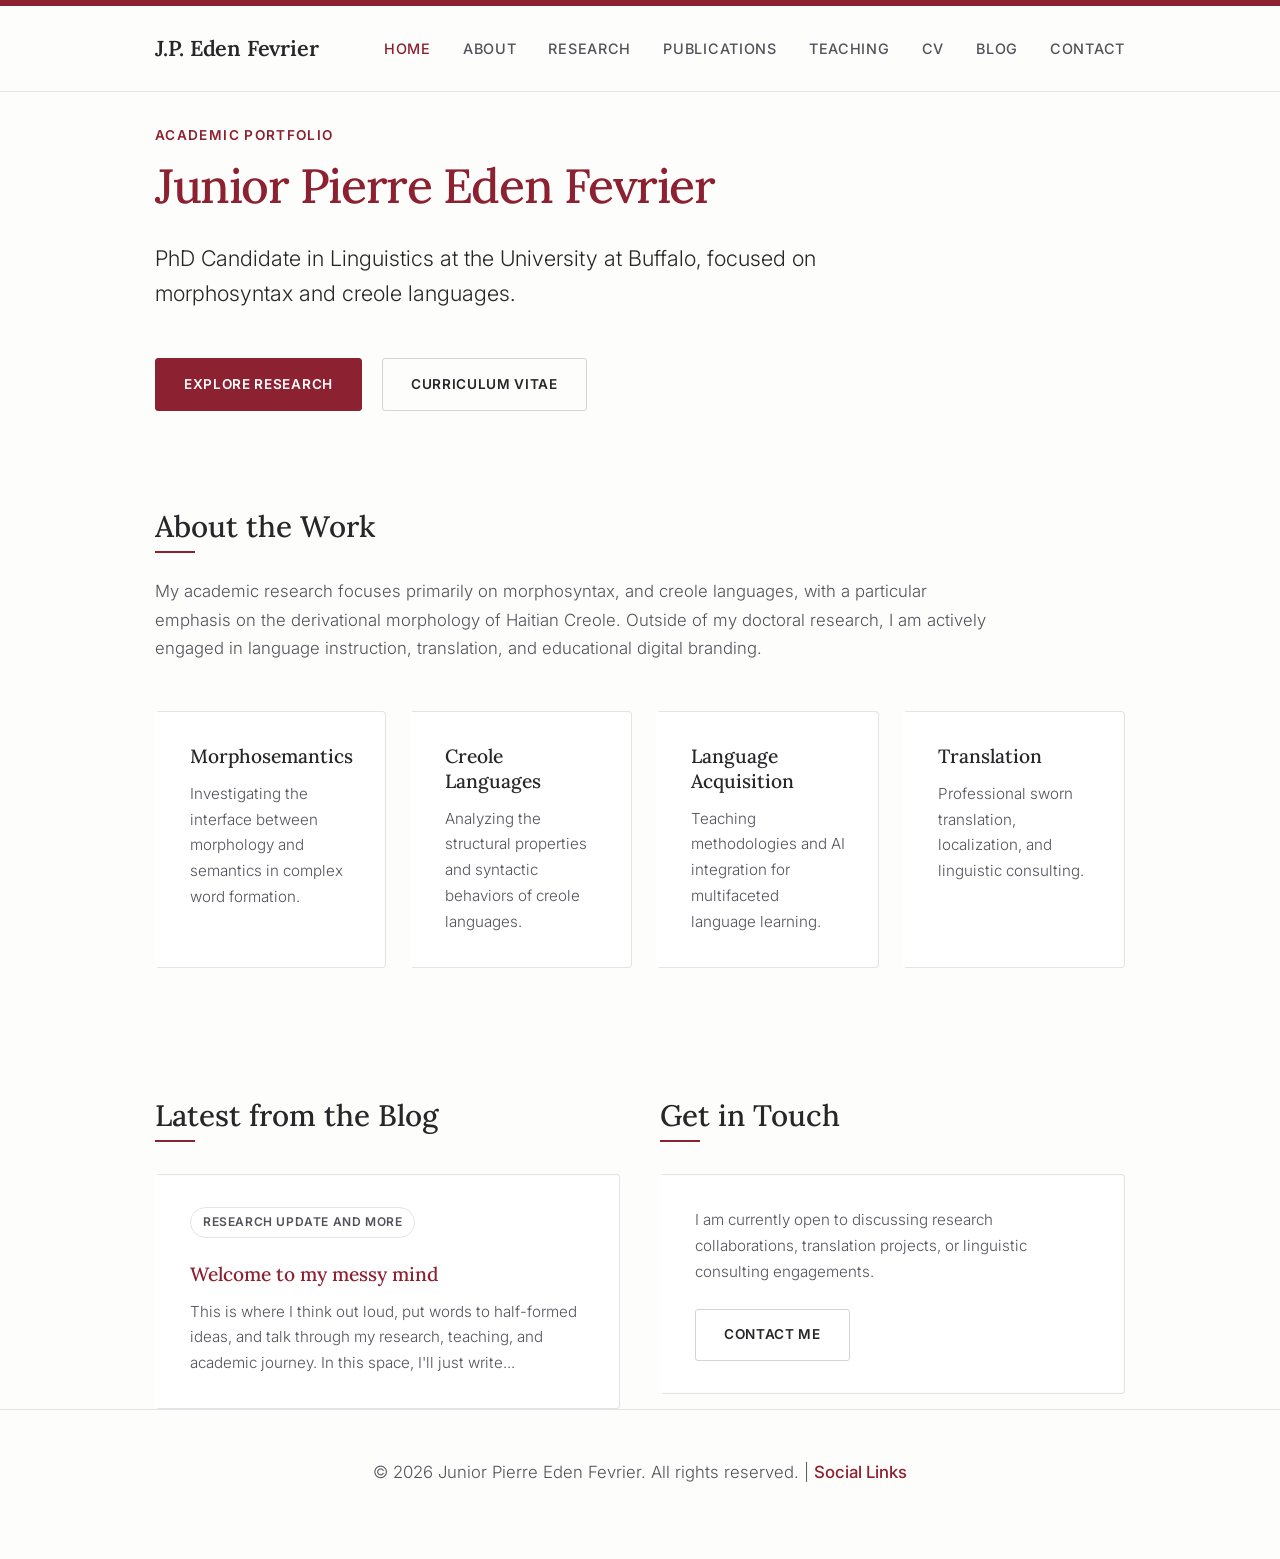
<file: index.html>
<!DOCTYPE html>
<html lang="en">
<head>
    <meta charset="UTF-8">
    <meta name="viewport" content="width=device-width, initial-scale=1.0">
    <title>Junior Pierre Eden Fevrier | PhD Candidate</title>
    <link rel="stylesheet" href="styles.css">
</head>
<body>
    <a href="#main-content" class="skip-link">Skip to main content</a>
    
    <header>
        <div class="container header-container">
            <a href="index.html" class="logo">J.P. Eden Fevrier</a>
            <button class="menu-toggle" aria-label="Toggle navigation" aria-expanded="false">☰</button>
            <nav id="primary-nav">
                <ul>
                    <li><a href="index.html" style="color: var(--accent-primary);">Home</a></li>
                    <li><a href="about.html">About</a></li>
                    <li><a href="research.html">Research</a></li>
                    <li><a href="publications.html">Publications</a></li>
                    <li><a href="teaching.html">Teaching</a></li>
                    <li><a href="cv.html">CV</a></li>
                    <li><a href="blog.html">Blog</a></li>
                    <li><a href="contact.html">Contact</a></li>
                </ul>
            </nav>
        </div>
    </header>

    <main id="main-content" class="container">
        <!-- Upgraded Hero Section -->
        <section class="hero" style="margin-bottom: 5rem; padding-top: 2rem;">
            <p style="font-family: var(--font-body); text-transform: uppercase; letter-spacing: 0.1em; color: var(--accent-primary); font-weight: 600; font-size: 0.85rem; margin-bottom: 0.5rem;">Academic Portfolio</p>
            <h1 style="max-width: 850px;">Junior Pierre Eden Fevrier</h1>
            <p style="font-size: 1.35rem; font-weight: 300; color: var(--text-main); max-width: 750px; margin-top: 1.5rem; line-height: 1.6;">
                PhD Candidate in Linguistics at the University at Buffalo, focused on morphosyntax and creole languages.
            </p>
            <div style="margin-top: 3rem;">
                <a href="research.html" class="btn primary">Explore Research</a>
                <a href="cv.html" class="btn">Curriculum Vitae</a>
            </div>
        </section>

        <section style="margin-bottom: 5rem;">
            <h2>About the Work</h2>
            <p style="max-width: 850px;">My academic research focuses primarily on morphosyntax, and creole languages, with a particular emphasis on the derivational morphology of Haitian Creole. Outside of my doctoral research, I am actively engaged in language instruction, translation, and educational digital branding.</p>
            
            <div class="grid-4" style="margin-top: 3rem;">
                <div class="card">
                    <h3>Morphosemantics</h3>
                    <p>Investigating the interface between morphology and semantics in complex word formation.</p>
                </div>
                <div class="card">
                    <h3>Creole Languages</h3>
                    <p>Analyzing the structural properties and syntactic behaviors of creole languages.</p>
                </div>
                <div class="card">
                    <h3>Language Acquisition</h3>
                    <p>Teaching methodologies and AI integration for multifaceted language learning.</p>
                </div>
                <div class="card">
                    <h3>Translation</h3>
                    <p>Professional sworn translation, localization, and linguistic consulting.</p>
                </div>
            </div>
        </section>

        <section class="grid-2">
            <div>
                <h2>Latest from the Blog</h2>
                <div class="card" style="margin-top: 2rem;">
                    <span class="tag">Research update and more</span>
                    <h3 style="margin-top: 1rem;"><a href="posts/first-post.html">Welcome to my messy mind</a></h3>
                    <p>This is where I think out loud, put words to half-formed ideas, and talk through my research, teaching, and academic journey. In this space, I'll just write...</p>
                </div>
            </div>
            <div>
                <h2>Get in Touch</h2>
                <div class="card" style="margin-top: 2rem;">
                    <p>I am currently open to discussing research collaborations, translation projects, or linguistic consulting engagements.</p>
                    <a href="contact.html" class="btn" style="margin-top: 1.5rem; margin-bottom: 0;">Contact Me</a>
                </div>
            </div>
        </section>
    </main>

    <footer>
        <div class="container">
            <p>&copy; 2026 Junior Pierre Eden Fevrier. All rights reserved. | <a href="contact.html">Social Links</a></p>
        </div>
    </footer>

    <script>
        const toggle = document.querySelector('.menu-toggle');
        const nav = document.querySelector('#primary-nav');
        toggle.addEventListener('click', () => {
            const isExpanded = toggle.getAttribute('aria-expanded') === 'true';
            toggle.setAttribute('aria-expanded', !isExpanded);
            nav.classList.toggle('active');
        });
    </script>
</body>
</html>
</file>
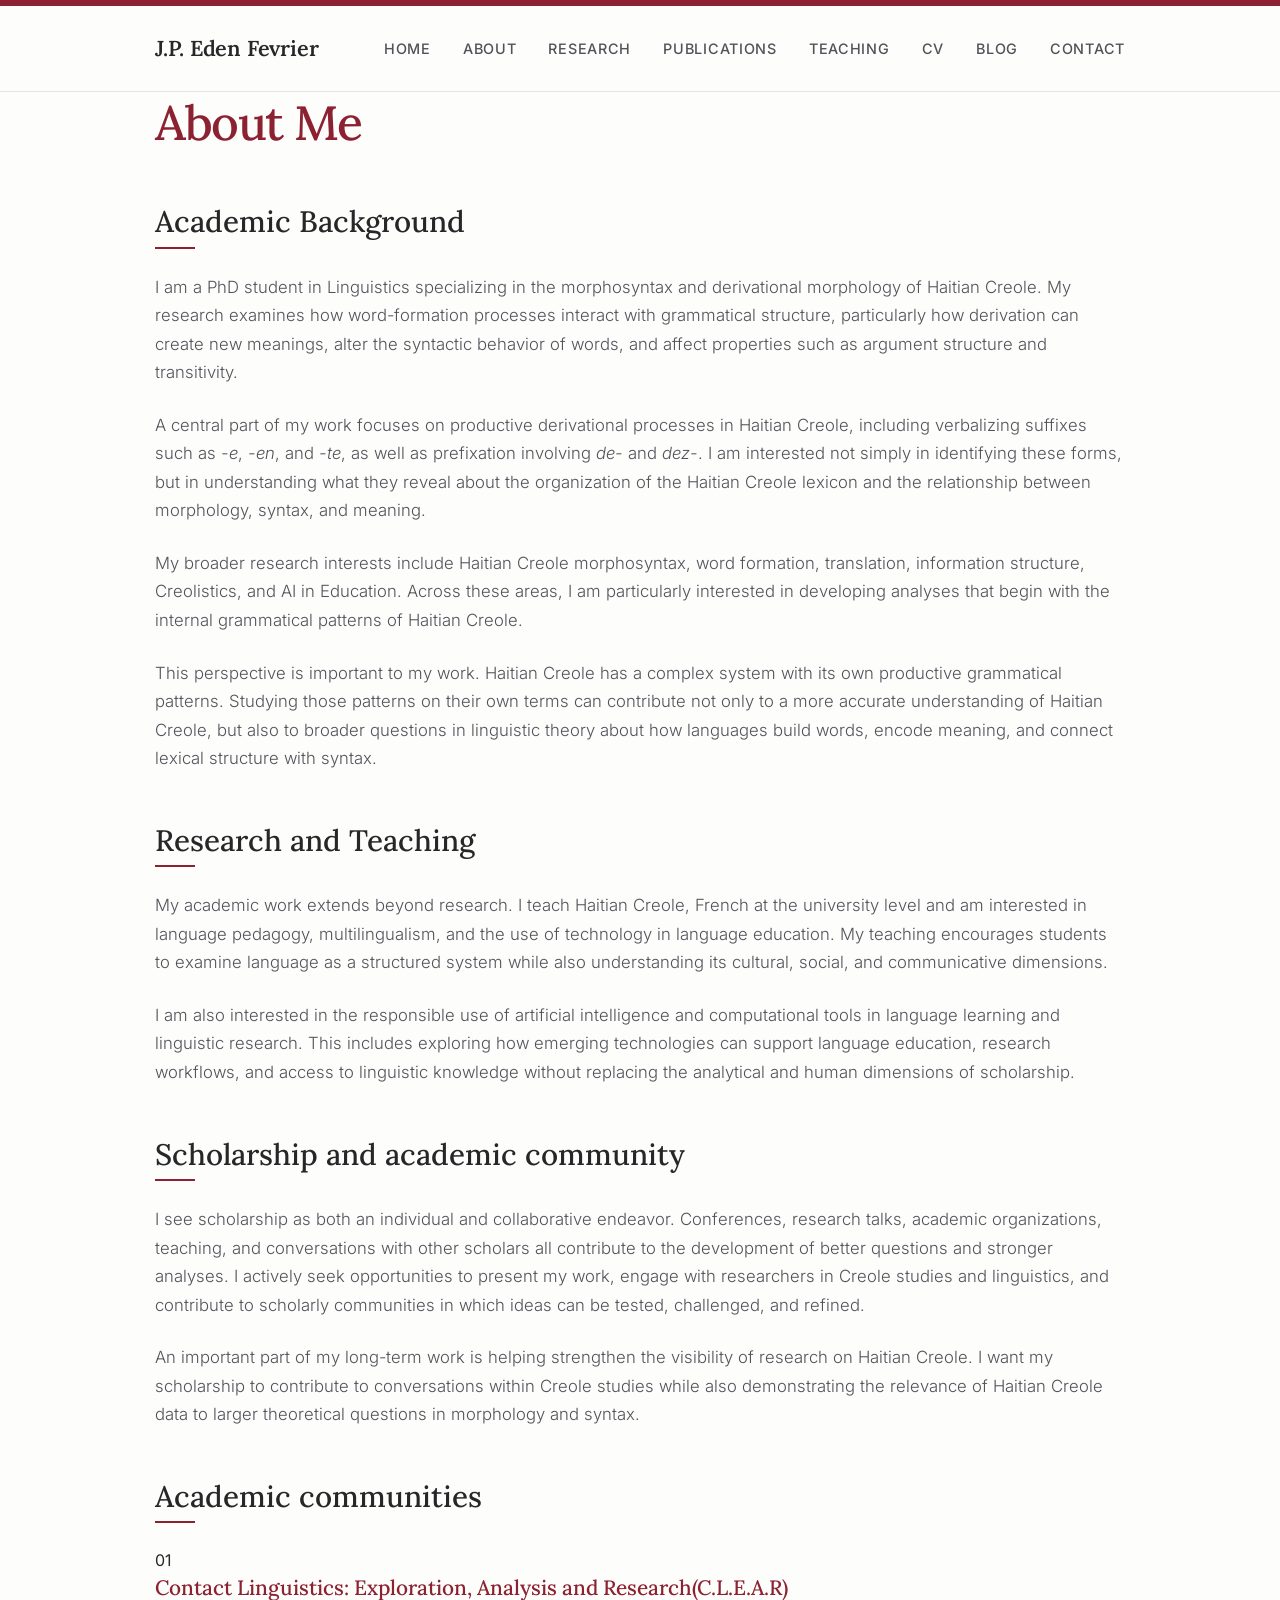
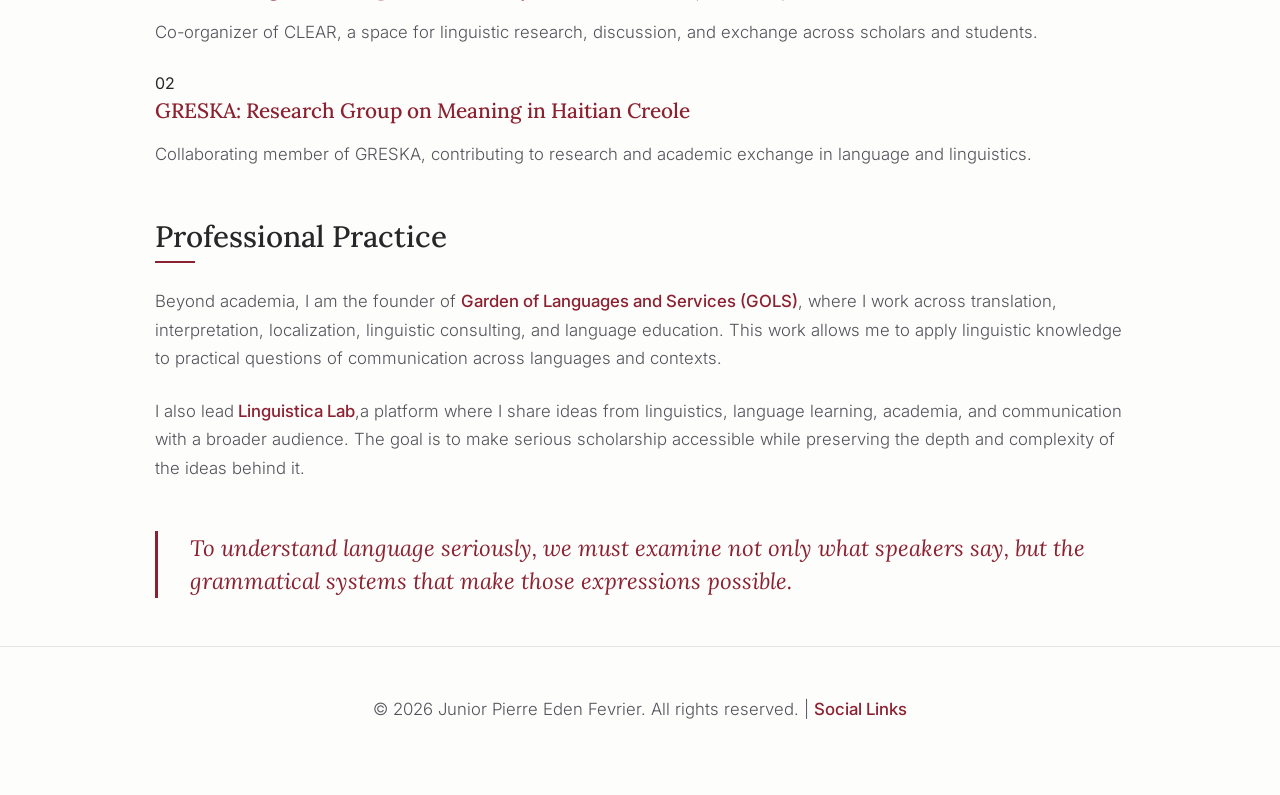
<file: about.html>
<!DOCTYPE html>
<html lang="en">
<head>
    <meta charset="UTF-8">
    <meta name="viewport" content="width=device-width, initial-scale=1.0">
    <title>About | Junior Pierre Eden Fevrier</title>
    <link rel="stylesheet" href="styles.css">
</head>
<body>
    <a href="#main-content" class="skip-link">Skip to main content</a>
    <header>
        <div class="container header-container">
            <a href="index.html" class="logo">J.P. Eden Fevrier</a>
            <button class="menu-toggle" aria-label="Toggle navigation" aria-expanded="false">☰</button>
            <nav id="primary-nav">
                <ul>
                    <li><a href="index.html">Home</a></li>
                    <li><a href="about.html" style="color: var(--accent-color);">About</a></li>
                    <li><a href="research.html">Research</a></li>
                    <li><a href="publications.html">Publications</a></li>
                    <li><a href="teaching.html">Teaching</a></li>
                    <li><a href="cv.html">CV</a></li>
                    <li><a href="blog.html">Blog</a></li>
                    <li><a href="contact.html">Contact</a></li>
                </ul>
            </nav>
        </div>
    </header>

    <main id="main-content" class="container">
        <h1>About Me</h1>
        
        <section>
            <h2>Academic Background</h2>
            <p>I am a PhD student in Linguistics specializing in the morphosyntax and derivational morphology of Haitian Creole. My research examines how word-formation processes interact with grammatical structure, particularly how derivation can create new meanings, alter the syntactic behavior of words, and affect properties such as argument structure and transitivity.</p>

            <p>A central part of my work focuses on productive derivational processes in Haitian Creole, including verbalizing suffixes such as <em>-e</em>, <em>-en</em>, and <em>-te</em>, as well as prefixation involving <em>de-</em> and <em>dez-</em>. I am interested not simply in identifying these forms, but in understanding what they reveal about the organization of the Haitian Creole lexicon and the relationship between morphology, syntax, and meaning.</p>

            <p>My broader research interests include Haitian Creole morphosyntax, word formation, translation, information structure, Creolistics, and AI in Education. Across these areas, I am particularly interested in developing analyses that begin with the internal grammatical patterns of Haitian Creole.</p>

            <p>This perspective is important to my work. Haitian Creole has a complex system with its own productive grammatical patterns. Studying those patterns on their own terms can contribute not only to a more accurate understanding of Haitian Creole, but also to broader questions in linguistic theory about how languages build words, encode meaning, and connect lexical structure with syntax.</p>
        </section>

        </section>
            <h2>Research and Teaching</h2>
            <p>My academic work extends beyond research. I teach Haitian Creole, French at the university level and am interested in language pedagogy, multilingualism, and the use of technology in language education. My teaching encourages students to examine language as a structured system while also understanding its cultural, social, and communicative dimensions.</p>

            <p>I am also interested in the responsible use of artificial intelligence and computational tools in language learning and linguistic research. This includes exploring how emerging technologies can support language education, research workflows, and access to linguistic knowledge without replacing the analytical and human dimensions of scholarship.</p>
         </section>
            
         </section>
            <h2>Scholarship and academic community</h2>
            <p>I see scholarship as both an individual and collaborative endeavor. Conferences, research talks, academic organizations, teaching, and conversations with other scholars all contribute to the development of better questions and stronger analyses. I actively seek opportunities to present my work, engage with researchers in Creole studies and linguistics, and contribute to scholarly communities in which ideas can be tested, challenged, and refined.</p>
            <p>An important part of my long-term work is helping strengthen the visibility of research on Haitian Creole. I want my scholarship to contribute to conversations within Creole studies while also demonstrating the relevance of Haitian Creole data to larger theoretical questions in morphology and syntax.</p>
        <section>

        <!-- AFFILIATIONS -->

<section class="framework-section shell">
  <div class="section-heading">
    <div>
      <h2>Academic communities</h2>
    </div>
  </div>

  <div class="framework-list">

    <article>
      <span>01</span>
      <div>
        <h3>
          <a href="https://ubwp.buffalo.edu/clear-linguistics/" target="_blank" rel="noopener">
            Contact Linguistics: Exploration, Analysis and Research(C.L.E.A.R) 
          </a>
        </h3>
        <p>
          Co-organizer of CLEAR, a space for linguistic research,
          discussion, and exchange across scholars and students.
        </p>
      </div>
    </article>

    <article>
      <span>02</span>
      <div>
        <h3>
          <a href="https://greskaayiti.com/" target="_blank" rel="noopener">
            GRESKA: Research Group on Meaning in Haitian Creole
          </a>
        </h3>
        <p>
          Collaborating member of GRESKA, contributing to research
          and academic exchange in language and linguistics.
        </p>
      </div>
    </article>

  </div>
</section>
    
        <section>
            <h2>Professional Practice</h2>
            <p>Beyond academia, I am the founder of <a href="https://gols1.com/en/about.html" target="_blank" rel="noopener">Garden of Languages and Services (GOLS)</a>, where I work across translation, interpretation, localization, linguistic consulting, and language education. This work allows me to apply linguistic knowledge to practical questions of communication across languages and contexts.</p>
            <p>I also lead<a href="https://www.youtube.com/@Linguistica_Lab" target="_blank" rel="noopener"> Linguistica Lab</a>,a platform where I share ideas from linguistics, language learning, academia, and communication with a broader audience. The goal is to make serious scholarship accessible while preserving the depth and complexity of the ideas behind it.</p>
        
        <blockquote style="border-left: 3px solid var(--accent-primary); margin: 3rem 0; padding-left: 2rem; font-family: var(--font-heading); font-size: 1.4rem; color: var(--accent-primary); font-style: italic; line-height: 1.5;">To understand language seriously, we must examine not only what speakers say, but the grammatical systems that make those expressions possible.</blockquote>
        
        </section>
        

    </main>

    <footer>
        <div class="container">
            <p>&copy; 2026 Junior Pierre Eden Fevrier. All rights reserved. | <a href="contact.html">Social Links</a></p>
        </div>
    </footer>
    <script>
        const toggle = document.querySelector('.menu-toggle');
        const nav = document.querySelector('#primary-nav');
        toggle.addEventListener('click', () => { nav.classList.toggle('active'); });
    </script>
</body>
</html>
</file>
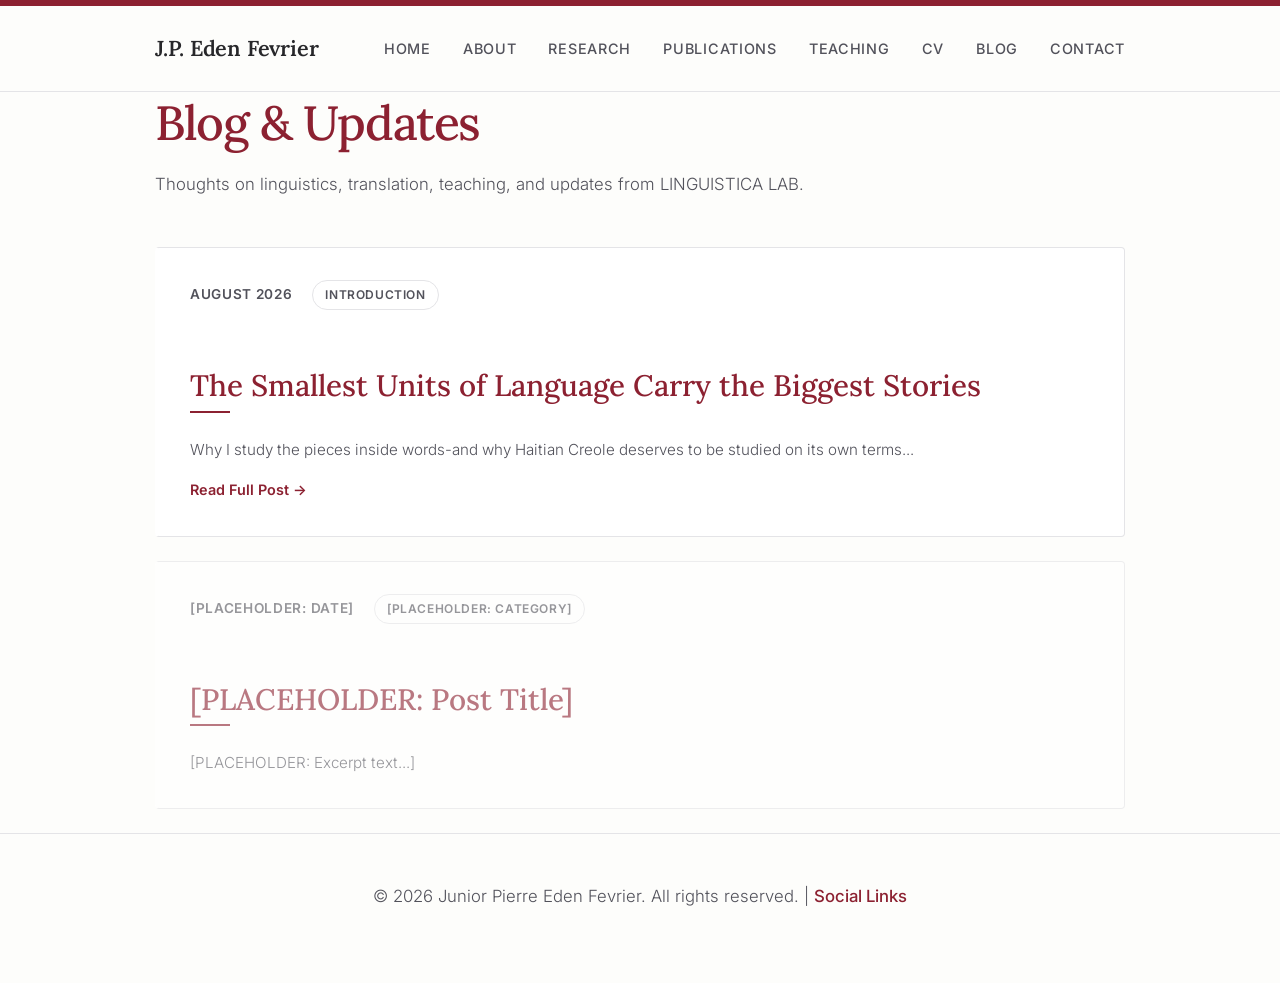
<file: blog.html>
<!DOCTYPE html>
<html lang="en">
<head>
    <meta charset="UTF-8">
    <meta name="viewport" content="width=device-width, initial-scale=1.0">
    <title>Blog | Junior Pierre Eden Fevrier</title>
    <link rel="stylesheet" href="styles.css">
</head>
<body>
    <a href="#main-content" class="skip-link">Skip to main content</a>
    <header>
        <div class="container header-container">
            <a href="index.html" class="logo">J.P. Eden Fevrier</a>
            <button class="menu-toggle" aria-label="Toggle navigation">☰</button>
            <nav id="primary-nav">
                <ul>
                    <li><a href="index.html">Home</a></li>
                    <li><a href="about.html">About</a></li>
                    <li><a href="research.html">Research</a></li>
                    <li><a href="publications.html">Publications</a></li>
                    <li><a href="teaching.html">Teaching</a></li>
                    <li><a href="cv.html">CV</a></li>
                    <li><a href="blog.html" style="color: var(--accent-color);">Blog</a></li>
                    <li><a href="contact.html">Contact</a></li>
                </ul>
            </nav>
        </div>
    </header>

    <main id="main-content" class="container">
        <h1>Blog & Updates</h1>
        <p>Thoughts on linguistics, translation, teaching, and updates from LINGUISTICA LAB.</p>
        
        <div style="margin-top: 3rem;">
            <article class="card" style="margin-bottom: 1.5rem;">
                <div style="margin-bottom: 0.5rem;">
                    <span class="timeline-date" style="display: inline-block; margin-right: 1rem;">August 2026</span>
                    <span class="tag">Introduction</span>
                </div>
                <h2><a href="posts/first-post.html">The Smallest Units of Language Carry the Biggest Stories</a></h2>
                <p>Why I study the pieces inside words-and why Haitian Creole deserves to be studied on its own terms...</p>
                <a href="posts/first-post.html" style="font-weight: 600; font-size: 0.9rem; display: inline-block; margin-top: 1rem;">Read Full Post &rarr;</a>
            </article>

            <!-- Placeholder for older posts -->
            <article class="card" style="margin-bottom: 1.5rem; opacity: 0.6;">
                <div style="margin-bottom: 0.5rem;">
                    <span class="timeline-date" style="display: inline-block; margin-right: 1rem;">[PLACEHOLDER: Date]</span>
                    <span class="tag">[PLACEHOLDER: Category]</span>
                </div>
                <h2><a href="#">[PLACEHOLDER: Post Title]</a></h2>
                <p>[PLACEHOLDER: Excerpt text...]</p>
            </article>
        </div>
    </main>

    <footer>
        <div class="container">
            <p>&copy; 2026 Junior Pierre Eden Fevrier. All rights reserved. | <a href="contact.html">Social Links</a></p>
        </div>
    </footer>
    <script>
        const toggle = document.querySelector('.menu-toggle');
        const nav = document.querySelector('#primary-nav');
        toggle.addEventListener('click', () => { nav.classList.toggle('active'); });
    </script>
</body>
</html>
</file>
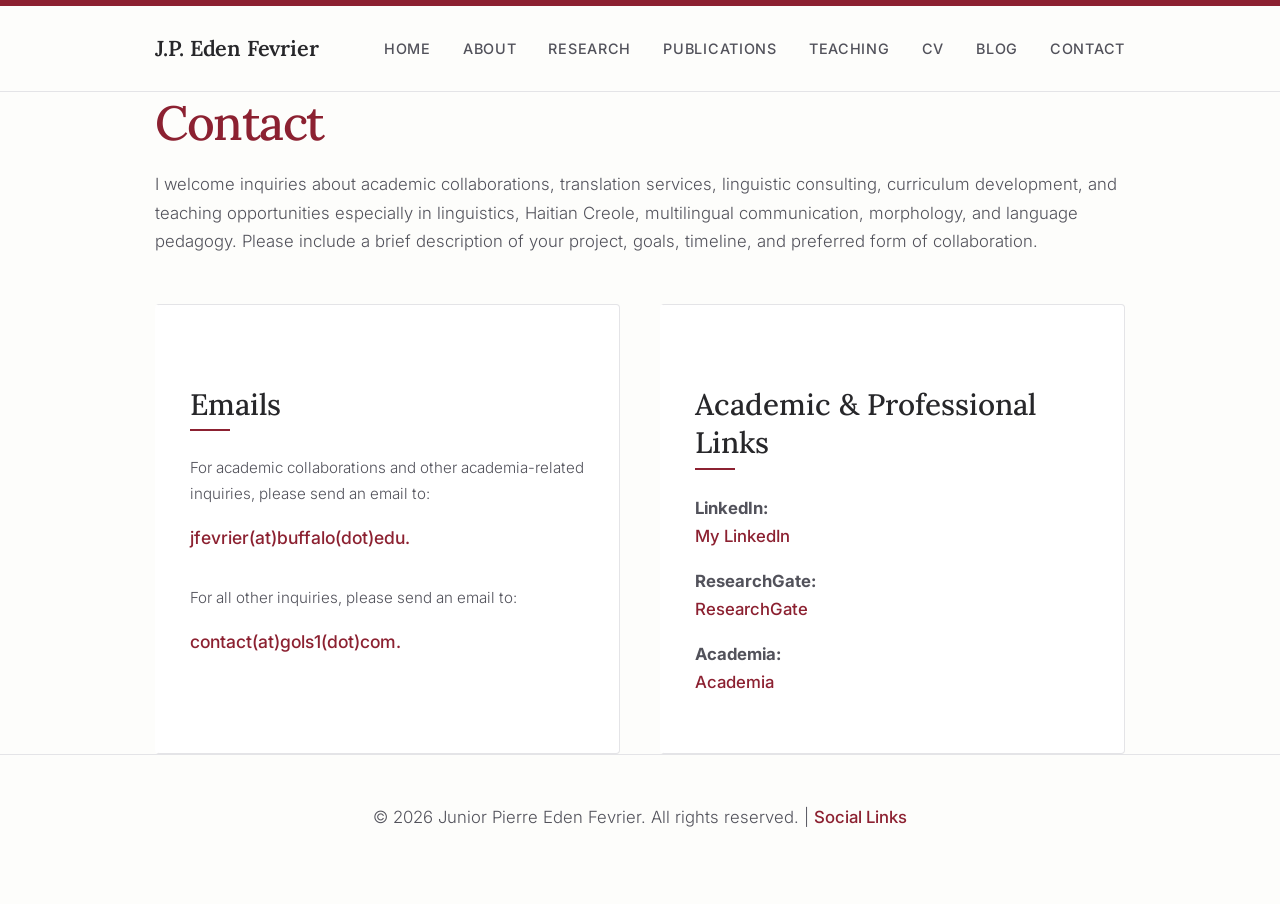
<file: contact.html>
<!DOCTYPE html>
<html lang="en">
<head>
    <meta charset="UTF-8">
    <meta name="viewport" content="width=device-width, initial-scale=1.0">
    <title>Contact | Junior Pierre Eden Fevrier</title>
    <link rel="stylesheet" href="styles.css">
</head>
<body>
    <a href="#main-content" class="skip-link">Skip to main content</a>
    <header>
        <div class="container header-container">
            <a href="index.html" class="logo">J.P. Eden Fevrier</a>
            <button class="menu-toggle" aria-label="Toggle navigation">☰</button>
            <nav id="primary-nav">
                <ul>
                    <li><a href="index.html">Home</a></li>
                    <li><a href="about.html">About</a></li>
                    <li><a href="research.html">Research</a></li>
                    <li><a href="publications.html">Publications</a></li>
                    <li><a href="teaching.html">Teaching</a></li>
                    <li><a href="cv.html">CV</a></li>
                    <li><a href="blog.html">Blog</a></li>
                    <li><a href="contact.html" style="color: var(--accent-color);">Contact</a></li>
                </ul>
            </nav>
        </div>
    </header>

    <main id="main-content" class="container">
        <h1>Contact</h1>
        <p>I welcome inquiries about academic collaborations, translation services, linguistic consulting, curriculum development, and teaching opportunities especially in linguistics, Haitian Creole, multilingual communication, morphology, and language pedagogy. Please include a brief description of your project, goals, timeline, and preferred form of collaboration.</p>
        
        <div class="grid-2" style="margin-top: 3rem;">
            <div class="card">
                <h2>Emails</h2>
                <p>For academic collaborations and other academia-related inquiries, please send an email to:</p>
                <p style="margin-top: 1rem; margin-bottom: 2rem; font-size: 1.1rem; font-weight: 600;"> 
                    <a href="jfevrier@buffalo.edu">jfevrier(at)buffalo(dot)edu.</a>
                </p>
         
                
                <p>For all other inquiries, please send an email to:</p>
                <p style="margin-top: 1rem; font-size: 1.1rem; font-weight: 600;">
                    <a href="contact@gols1.com">contact(at)gols1(dot)com.</a>
                </p>
            </div>
            <div class="card">
                <h2>Academic & Professional Links</h2>
                <ul style="list-style: none; padding-left: 0; margin-top: 1rem;">
                    <li style="margin-bottom: 1rem;">
                        <strong>LinkedIn:</strong> <br>
                        <a href="https://www.linkedin.com/in/junior-pierre-eden-fevrier-990880274/">My LinkedIn</a>
                    </li>
                   
                    <li style="margin-bottom: 1rem;">
                        <strong>ResearchGate:</strong> <br>
                    <a href="https://www.researchgate.net/profile/Junior-Pierre-Fevrier?ev=hdr_xprf">ResearchGate</a>
                     </li>

                    <li style="margin-bottom: 1rem;">
                        <strong>Academia:</strong> <br>
                    <a href="https://buffalo.academia.edu/JuniorPierreEdenFevrier">Academia</a>

                    </li>
                    
                    <!--<li style="margin-bottom: 1rem;">
                        <strong>Google Scholar:</strong> <br>
                        <a href="https://scholar.google.com/citations?user=[PLACEHOLDER]">scholar.google.com/[PLACEHOLDER]</a>
                    </li>

                    
                    <li>
                        <strong>GitHub:</strong> <br>
                        <a href="https://github.com/EdenFevrier">github.com/EdenFevrier</a>
                    </li>-->
                </ul>
            </div>
        </div>
    </main>

    <footer>
        <div class="container">
            <p>&copy; 2026 Junior Pierre Eden Fevrier. All rights reserved. | <a href="contact.html">Social Links</a></p>
        </div>
    </footer>
    <script>
        const toggle = document.querySelector('.menu-toggle');
        const nav = document.querySelector('#primary-nav');
        toggle.addEventListener('click', () => { nav.classList.toggle('active'); });
    </script>
</body>
</html>
</file>
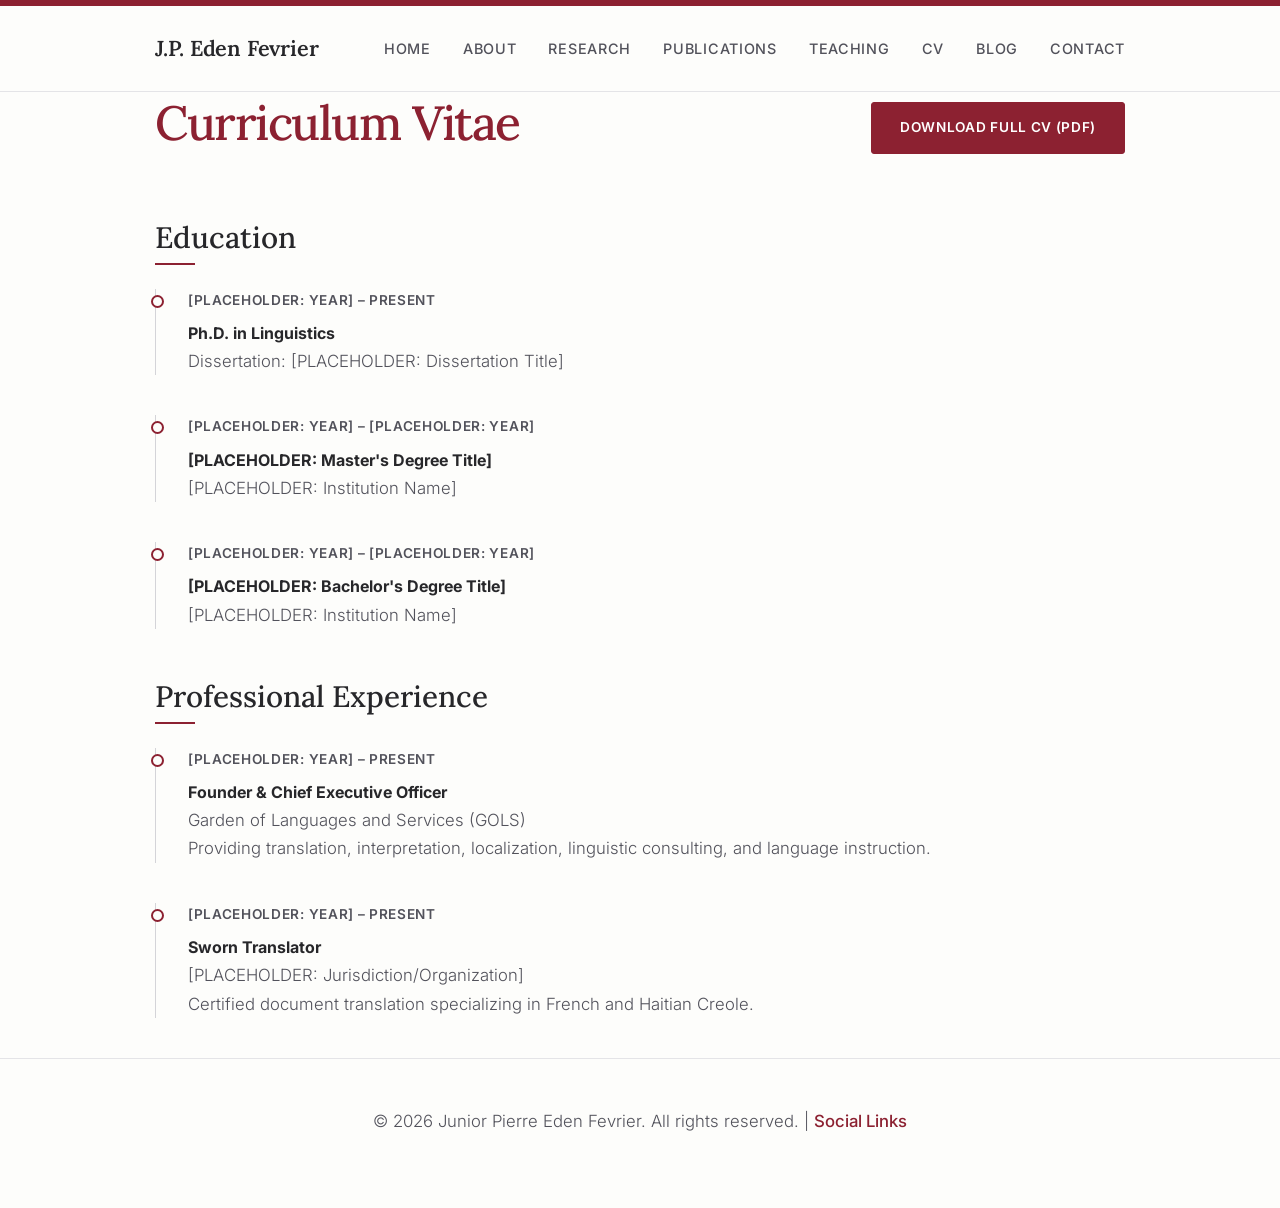
<file: cv.html>
<!DOCTYPE html>
<html lang="en">
<head>
    <meta charset="UTF-8">
    <meta name="viewport" content="width=device-width, initial-scale=1.0">
    <title>Curriculum Vitae | Junior Pierre Eden Fevrier</title>
    <link rel="stylesheet" href="styles.css">
</head>
<body>
    <a href="#main-content" class="skip-link">Skip to main content</a>
    <header>
        <div class="container header-container">
            <a href="index.html" class="logo">J.P. Eden Fevrier</a>
            <button class="menu-toggle" aria-label="Toggle navigation">☰</button>
            <nav id="primary-nav">
                <ul>
                    <li><a href="index.html">Home</a></li>
                    <li><a href="about.html">About</a></li>
                    <li><a href="research.html">Research</a></li>
                    <li><a href="publications.html">Publications</a></li>
                    <li><a href="teaching.html">Teaching</a></li>
                    <li><a href="cv.html" style="color: var(--accent-color);">CV</a></li>
                    <li><a href="blog.html">Blog</a></li>
                    <li><a href="contact.html">Contact</a></li>
                </ul>
            </nav>
        </div>
    </header>

    <main id="main-content" class="container">
        <div style="display: flex; justify-content: space-between; align-items: flex-end; border-bottom: 1px solid var(--border-color); padding-bottom: 1rem; margin-bottom: 2rem;">
            <h1 style="margin-bottom: 0;">Curriculum Vitae</h1>
            <a href="/files/[PLACEHOLDER_CV_FILENAME].pdf" class="btn primary" style="margin: 0;">Download Full CV (PDF)</a>
        </div>
        
        <section>
            <h2>Education</h2>
            <div class="timeline-item">
                <span class="timeline-date">[PLACEHOLDER: Year] – Present</span>
                <strong>Ph.D. in Linguistics</strong>
                <p>Dissertation: [PLACEHOLDER: Dissertation Title]</p>
            </div>
            <div class="timeline-item">
                <span class="timeline-date">[PLACEHOLDER: Year] – [PLACEHOLDER: Year]</span>
                <strong>[PLACEHOLDER: Master's Degree Title]</strong>
                <p>[PLACEHOLDER: Institution Name]</p>
            </div>
            <div class="timeline-item">
                <span class="timeline-date">[PLACEHOLDER: Year] – [PLACEHOLDER: Year]</span>
                <strong>[PLACEHOLDER: Bachelor's Degree Title]</strong>
                <p>[PLACEHOLDER: Institution Name]</p>
            </div>
        </section>

        <section>
            <h2>Professional Experience</h2>
            <div class="timeline-item">
                <span class="timeline-date">[PLACEHOLDER: Year] – Present</span>
                <strong>Founder & Chief Executive Officer</strong>
                <p>Garden of Languages and Services (GOLS)<br>Providing translation, interpretation, localization, linguistic consulting, and language instruction.</p>
            </div>
            <div class="timeline-item">
                <span class="timeline-date">[PLACEHOLDER: Year] – Present</span>
                <strong>Sworn Translator</strong>
                <p>[PLACEHOLDER: Jurisdiction/Organization]<br>Certified document translation specializing in French and Haitian Creole.</p>
            </div>
        </section>
    </main>

    <footer>
        <div class="container">
            <p>&copy; 2026 Junior Pierre Eden Fevrier. All rights reserved. | <a href="contact.html">Social Links</a></p>
        </div>
    </footer>
    <script>
        const toggle = document.querySelector('.menu-toggle');
        const nav = document.querySelector('#primary-nav');
        toggle.addEventListener('click', () => { nav.classList.toggle('active'); });
    </script>
</body>
</html>
</file>
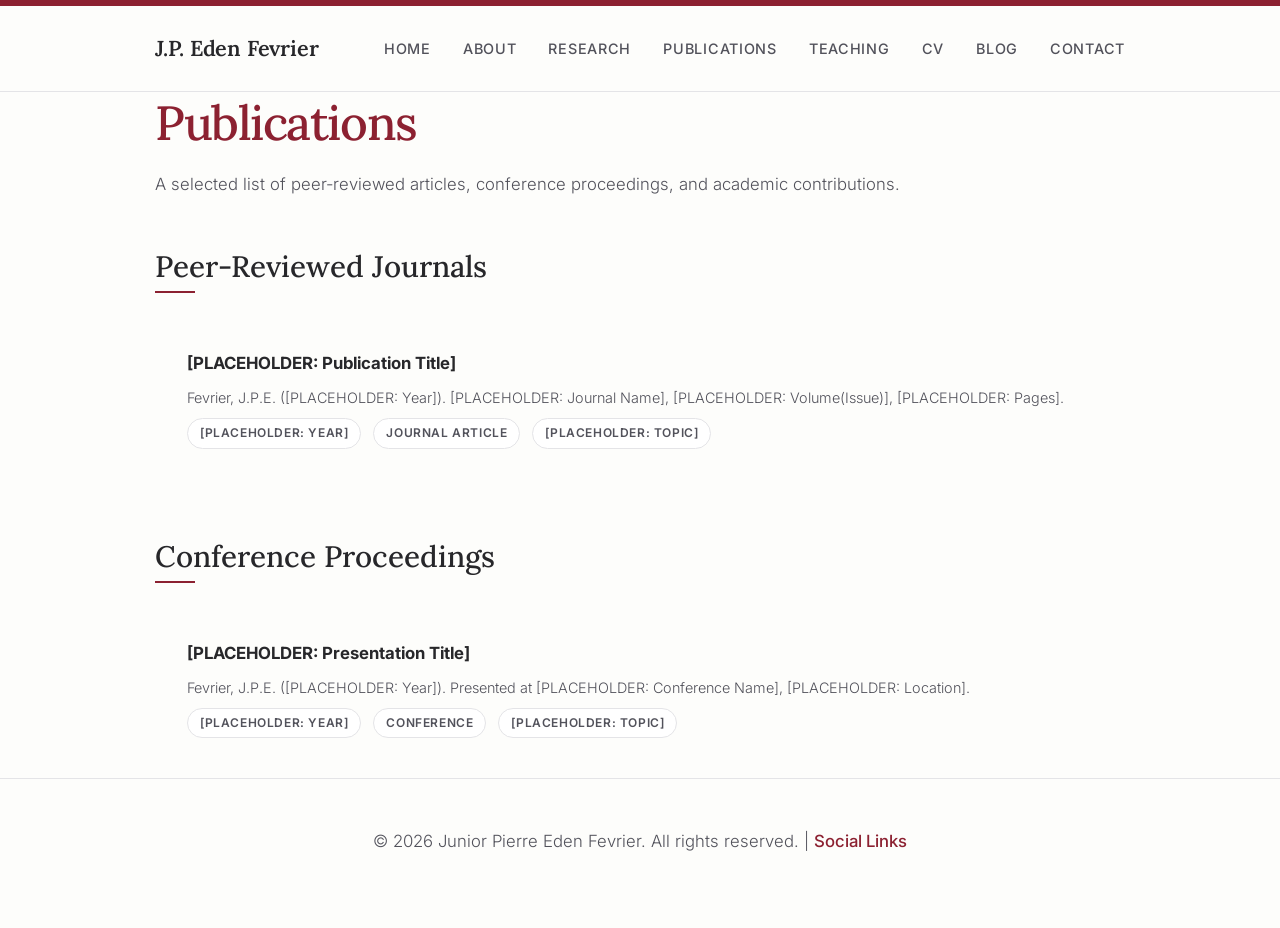
<file: publications.html>
<!DOCTYPE html>
<html lang="en">
<head>
    <meta charset="UTF-8">
    <meta name="viewport" content="width=device-width, initial-scale=1.0">
    <title>Publications | Junior Pierre Eden Fevrier</title>
    <link rel="stylesheet" href="styles.css">
</head>
<body>
    <a href="#main-content" class="skip-link">Skip to main content</a>
    <header>
        <div class="container header-container">
            <a href="index.html" class="logo">J.P. Eden Fevrier</a>
            <button class="menu-toggle" aria-label="Toggle navigation">☰</button>
            <nav id="primary-nav">
                <ul>
                    <li><a href="index.html">Home</a></li>
                    <li><a href="about.html">About</a></li>
                    <li><a href="research.html">Research</a></li>
                    <li><a href="publications.html" style="color: var(--accent-color);">Publications</a></li>
                    <li><a href="teaching.html">Teaching</a></li>
                    <li><a href="cv.html">CV</a></li>
                    <li><a href="blog.html">Blog</a></li>
                    <li><a href="contact.html">Contact</a></li>
                </ul>
            </nav>
        </div>
    </header>

    <main id="main-content" class="container">
        <h1>Publications</h1>
        <p>A selected list of peer-reviewed articles, conference proceedings, and academic contributions.</p>
        
        <section>
            <h2>Peer-Reviewed Journals</h2>
            
            <!-- Empty State Placeholder -->
            <div style="padding: 2rem; background: var(--bg-hover); border: 1px dashed var(--border-color); border-radius: 4px;">
                <p style="margin-bottom: 0.5rem; color: var(--text-primary);"><strong>[PLACEHOLDER: Publication Title]</strong></p>
                <p style="margin-bottom: 0.5rem; font-size: 0.9rem;">Fevrier, J.P.E. ([PLACEHOLDER: Year]). [PLACEHOLDER: Journal Name], [PLACEHOLDER: Volume(Issue)], [PLACEHOLDER: Pages].</p>
                <div>
                    <span class="tag">[PLACEHOLDER: Year]</span>
                    <span class="tag">Journal Article</span>
                    <span class="tag">[PLACEHOLDER: Topic]</span>
                </div>
            </div>
        </section>

        <section>
            <h2>Conference Proceedings</h2>
            <!-- Empty State Placeholder -->
            <div style="padding: 2rem; background: var(--bg-hover); border: 1px dashed var(--border-color); border-radius: 4px;">
                <p style="margin-bottom: 0.5rem; color: var(--text-primary);"><strong>[PLACEHOLDER: Presentation Title]</strong></p>
                <p style="margin-bottom: 0.5rem; font-size: 0.9rem;">Fevrier, J.P.E. ([PLACEHOLDER: Year]). Presented at [PLACEHOLDER: Conference Name], [PLACEHOLDER: Location].</p>
                <div>
                    <span class="tag">[PLACEHOLDER: Year]</span>
                    <span class="tag">Conference</span>
                    <span class="tag">[PLACEHOLDER: Topic]</span>
                </div>
            </div>
        </section>
    </main>

    <footer>
        <div class="container">
            <p>&copy; 2026 Junior Pierre Eden Fevrier. All rights reserved. | <a href="contact.html">Social Links</a></p>
        </div>
    </footer>
    <script>
        const toggle = document.querySelector('.menu-toggle');
        const nav = document.querySelector('#primary-nav');
        toggle.addEventListener('click', () => { nav.classList.toggle('active'); });
    </script>
</body>
</html>
</file>
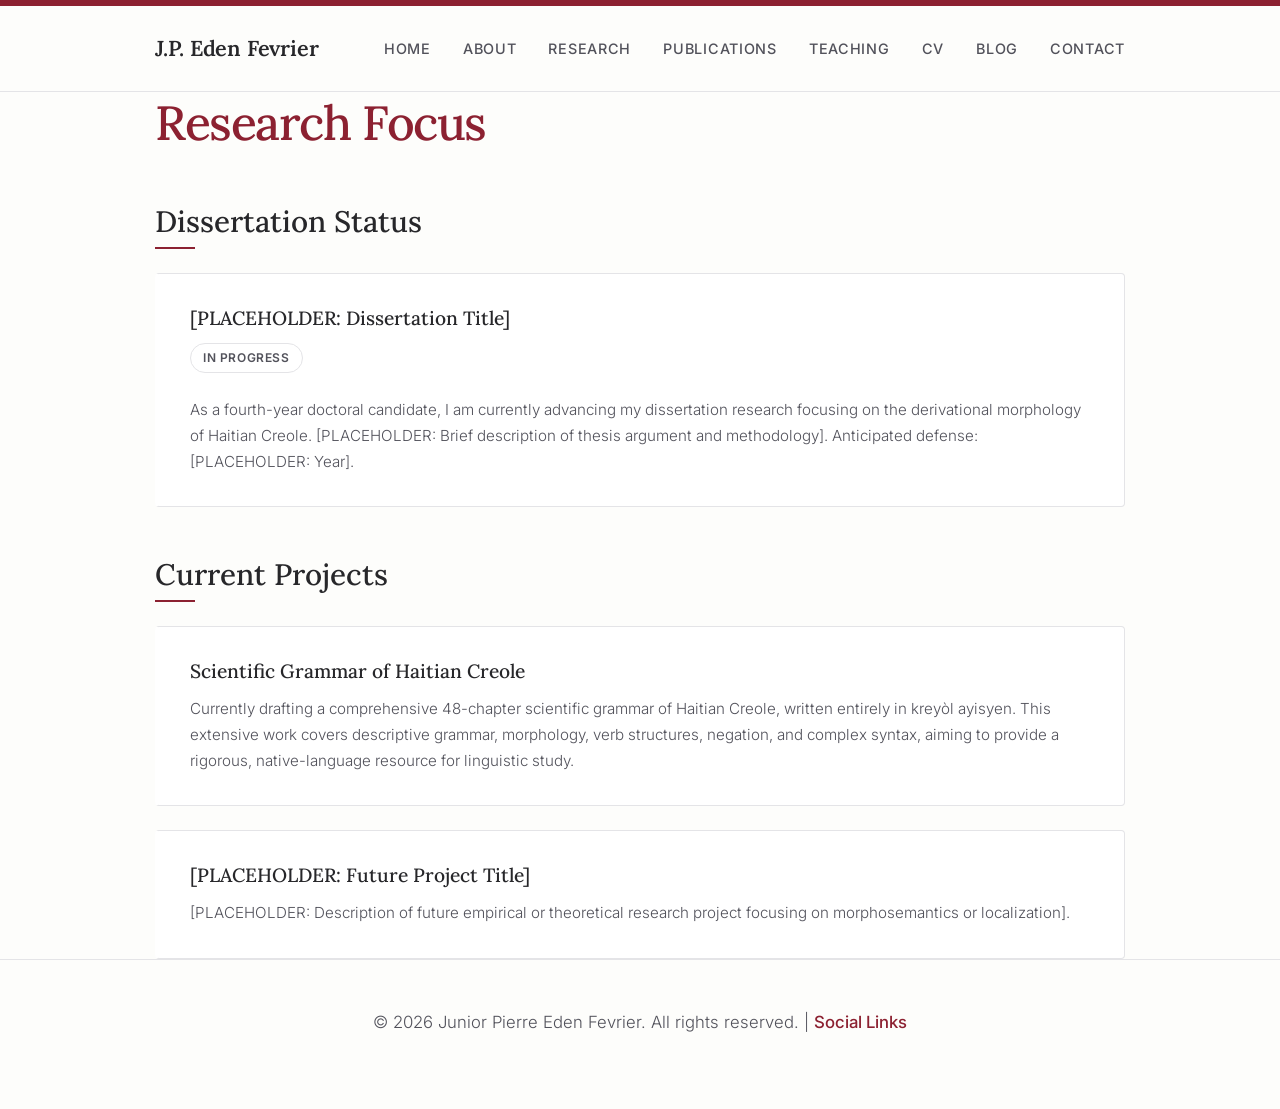
<file: research.html>
<!DOCTYPE html>
<html lang="en">
<head>
    <meta charset="UTF-8">
    <meta name="viewport" content="width=device-width, initial-scale=1.0">
    <title>Research | Junior Pierre Eden Fevrier</title>
    <link rel="stylesheet" href="styles.css">
</head>
<body>
    <a href="#main-content" class="skip-link">Skip to main content</a>
    <header>
        <div class="container header-container">
            <a href="index.html" class="logo">J.P. Eden Fevrier</a>
            <button class="menu-toggle" aria-label="Toggle navigation">☰</button>
            <nav id="primary-nav">
                <ul>
                    <li><a href="index.html">Home</a></li>
                    <li><a href="about.html">About</a></li>
                    <li><a href="research.html" style="color: var(--accent-color);">Research</a></li>
                    <li><a href="publications.html">Publications</a></li>
                    <li><a href="teaching.html">Teaching</a></li>
                    <li><a href="cv.html">CV</a></li>
                    <li><a href="blog.html">Blog</a></li>
                    <li><a href="contact.html">Contact</a></li>
                </ul>
            </nav>
        </div>
    </header>

    <main id="main-content" class="container">
        <h1>Research Focus</h1>
        
        <section>
            <h2>Dissertation Status</h2>
            <div class="card">
                <h3>[PLACEHOLDER: Dissertation Title]</h3>
                <span class="tag">In Progress</span>
                <p style="margin-top: 1rem;">As a fourth-year doctoral candidate, I am currently advancing my dissertation research focusing on the derivational morphology of Haitian Creole. [PLACEHOLDER: Brief description of thesis argument and methodology]. Anticipated defense: [PLACEHOLDER: Year].</p>
            </div>
        </section>

        <section>
            <h2>Current Projects</h2>
            
            <div class="card" style="margin-bottom: 1.5rem;">
                <h3>Scientific Grammar of Haitian Creole</h3>
                <p>Currently drafting a comprehensive 48-chapter scientific grammar of Haitian Creole, written entirely in kreyòl ayisyen. This extensive work covers descriptive grammar, morphology, verb structures, negation, and complex syntax, aiming to provide a rigorous, native-language resource for linguistic study.</p>
            </div>

            <div class="card">
                <h3>[PLACEHOLDER: Future Project Title]</h3>
                <p>[PLACEHOLDER: Description of future empirical or theoretical research project focusing on morphosemantics or localization].</p>
            </div>
        </section>
    </main>

    <footer>
        <div class="container">
            <p>&copy; 2026 Junior Pierre Eden Fevrier. All rights reserved. | <a href="contact.html">Social Links</a></p>
        </div>
    </footer>
    <script>
        const toggle = document.querySelector('.menu-toggle');
        const nav = document.querySelector('#primary-nav');
        toggle.addEventListener('click', () => { nav.classList.toggle('active'); });
    </script>
</body>
</html>
</file>
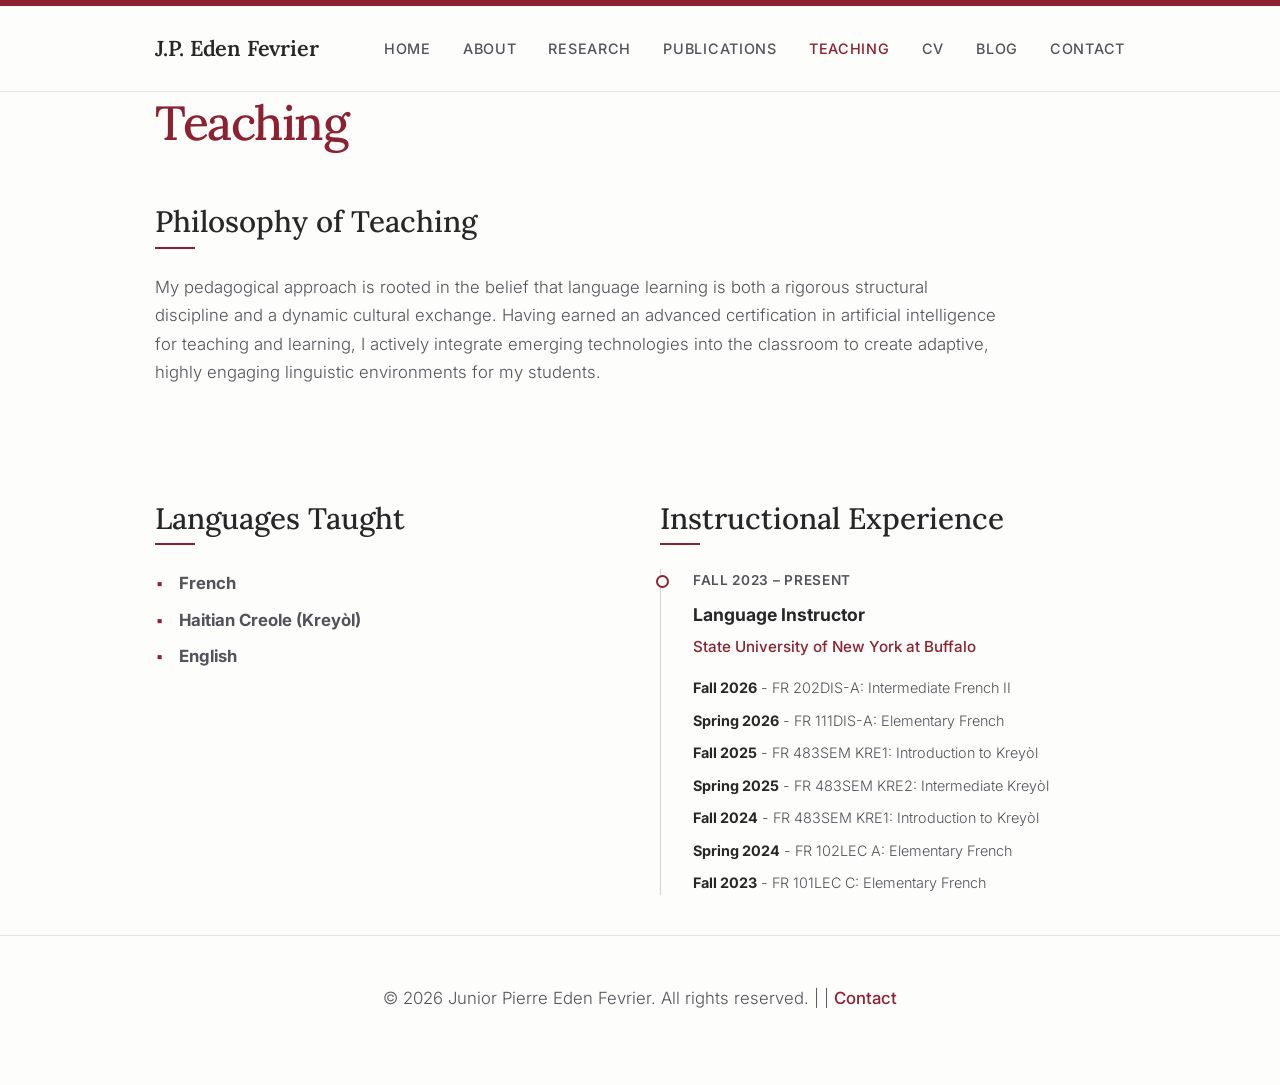
<file: teaching.html>
<!DOCTYPE html>
<html lang="en">
<head>
    <meta charset="UTF-8">
    <meta name="viewport" content="width=device-width, initial-scale=1.0">
    <title>Teaching | Junior Pierre Eden Fevrier</title>
    <link rel="stylesheet" href="styles.css">
</head>
<body>
    <a href="#main-content" class="skip-link">Skip to main content</a>
    <header>
        <div class="container header-container">
            <a href="index.html" class="logo">J.P. Eden Fevrier</a>
            <button class="menu-toggle" aria-label="Toggle navigation" aria-expanded="false">☰</button>
            <nav id="primary-nav">
                <ul>
                    <li><a href="index.html">Home</a></li>
                    <li><a href="about.html">About</a></li>
                    <li><a href="research.html">Research</a></li>
                    <li><a href="publications.html">Publications</a></li>
                    <li><a href="teaching.html" style="color: var(--accent-primary);">Teaching</a></li>
                    <li><a href="cv.html">CV</a></li>
                    <li><a href="blog.html">Blog</a></li>
                    <li><a href="contact.html">Contact</a></li>
                </ul>
            </nav>
        </div>
    </header>

    <main id="main-content" class="container">
        <h1>Teaching</h1>
        
        <section style="margin-bottom: 4rem;">
            <h2>Philosophy of Teaching</h2>
            <p style="max-width: 850px;">My pedagogical approach is rooted in the belief that language learning is both a rigorous structural discipline and a dynamic cultural exchange. Having earned an advanced certification in artificial intelligence for teaching and learning, I actively integrate emerging technologies into the classroom to create adaptive, highly engaging linguistic environments for my students.</p>
        </section>

        <section class="grid-2">
            <div>
                <h2>Languages Taught</h2>
                <ul style="list-style-type: none; padding-left: 0;">
                    <li style="margin-bottom: 0.5rem; padding-left: 1.5rem; position: relative;">
                        <span style="position: absolute; left: 0; color: var(--accent-primary);">▪</span> <strong>French</strong>
                    </li>
                    <li style="margin-bottom: 0.5rem; padding-left: 1.5rem; position: relative;">
                        <span style="position: absolute; left: 0; color: var(--accent-primary);">▪</span> <strong>Haitian Creole (Kreyòl)</strong>
                    </li>
                    <li style="margin-bottom: 0.5rem; padding-left: 1.5rem; position: relative;">
                        <span style="position: absolute; left: 0; color: var(--accent-primary);">▪</span> <strong>English</strong>
                    </li>
                    <!--<li style="margin-bottom: 0.5rem; padding-left: 1.5rem; position: relative;">
                        <span style="position: absolute; left: 0; color: var(--accent-primary);">▪</span> <strong>Catalan</strong>
                    </li>
                    <li style="margin-bottom: 0.5rem; padding-left: 1.5rem; position: relative;">
                        <span style="position: absolute; left: 0; color: var(--accent-primary);">▪</span> <strong>Chinese (Mandarin)</strong>
                    </li>
                    <li style="margin-bottom: 0.5rem; padding-left: 1.5rem; position: relative;">
                        <span style="position: absolute; left: 0; color: var(--accent-primary);">▪</span> <strong>Italian</strong>
                    </li>
                    <li style="margin-bottom: 0.5rem; padding-left: 1.5rem; position: relative;">
                        <span style="position: absolute; left: 0; color: var(--accent-primary);">▪</span> <strong>Portuguese</strong>
                    </li>-->
                </ul>
            </div>
            
            <div>
                <h2>Instructional Experience</h2>
                
                <div class="timeline-item">
                    <span class="timeline-date">Fall 2023 – Present</span>
                    <strong style="font-size: 1.1rem; color: var(--text-main);">Language Instructor</strong>
                    <p style="font-size: 0.95rem; margin-top: 0.25rem; margin-bottom: 1rem; color: var(--accent-primary); font-weight: 500;">State University of New York at Buffalo</p>
                    
                    <ul style="list-style-type: none; padding-left: 0; font-size: 0.9rem; color: var(--text-muted);">
                        <li style="margin-bottom: 0.5rem;">
                            <strong style="color: var(--text-main);">Fall 2026</strong> - FR 202DIS-A: Intermediate French II
                        </li>
                        <li style="margin-bottom: 0.5rem;">
                            <strong style="color: var(--text-main);">Spring 2026</strong> - FR 111DIS-A: Elementary French
                        </li>
                        <li style="margin-bottom: 0.5rem;">
                            <strong style="color: var(--text-main);">Fall 2025</strong> - FR 483SEM KRE1: Introduction to Kreyòl
                        </li>
                        <li style="margin-bottom: 0.5rem;">
                            <strong style="color: var(--text-main);">Spring 2025</strong> - FR 483SEM KRE2: Intermediate Kreyòl
                        </li>
                        <li style="margin-bottom: 0.5rem;">
                            <strong style="color: var(--text-main);">Fall 2024</strong> - FR 483SEM KRE1: Introduction to Kreyòl
                        </li>
                        <li style="margin-bottom: 0.5rem;">
                            <strong style="color: var(--text-main);">Spring 2024</strong> - FR 102LEC A: Elementary French
                        </li>
                        <li style="margin-bottom: 0.5rem;">
                            <strong style="color: var(--text-main);">Fall 2023</strong> - FR 101LEC C: Elementary French
                        </li>
                    </ul>
                </div>

            </div>
        </section>
    </main>

    <footer>
        <div class="container">
            <p>&copy; 2026 Junior Pierre Eden Fevrier. All rights reserved. | 
               <!--<a href="https://github.com/EdenFevrier" target="_blank" rel="noopener">GitHub</a> --> | 
               <a href="contact.html">Contact</a>
            </p>
        </div>
    </footer>
    <script>
        const toggle = document.querySelector('.menu-toggle');
        const nav = document.querySelector('#primary-nav');
        toggle.addEventListener('click', () => {
            const isExpanded = toggle.getAttribute('aria-expanded') === 'true';
            toggle.setAttribute('aria-expanded', !isExpanded);
            nav.classList.toggle('active');
        });
    </script>
</body>
</html>
</file>
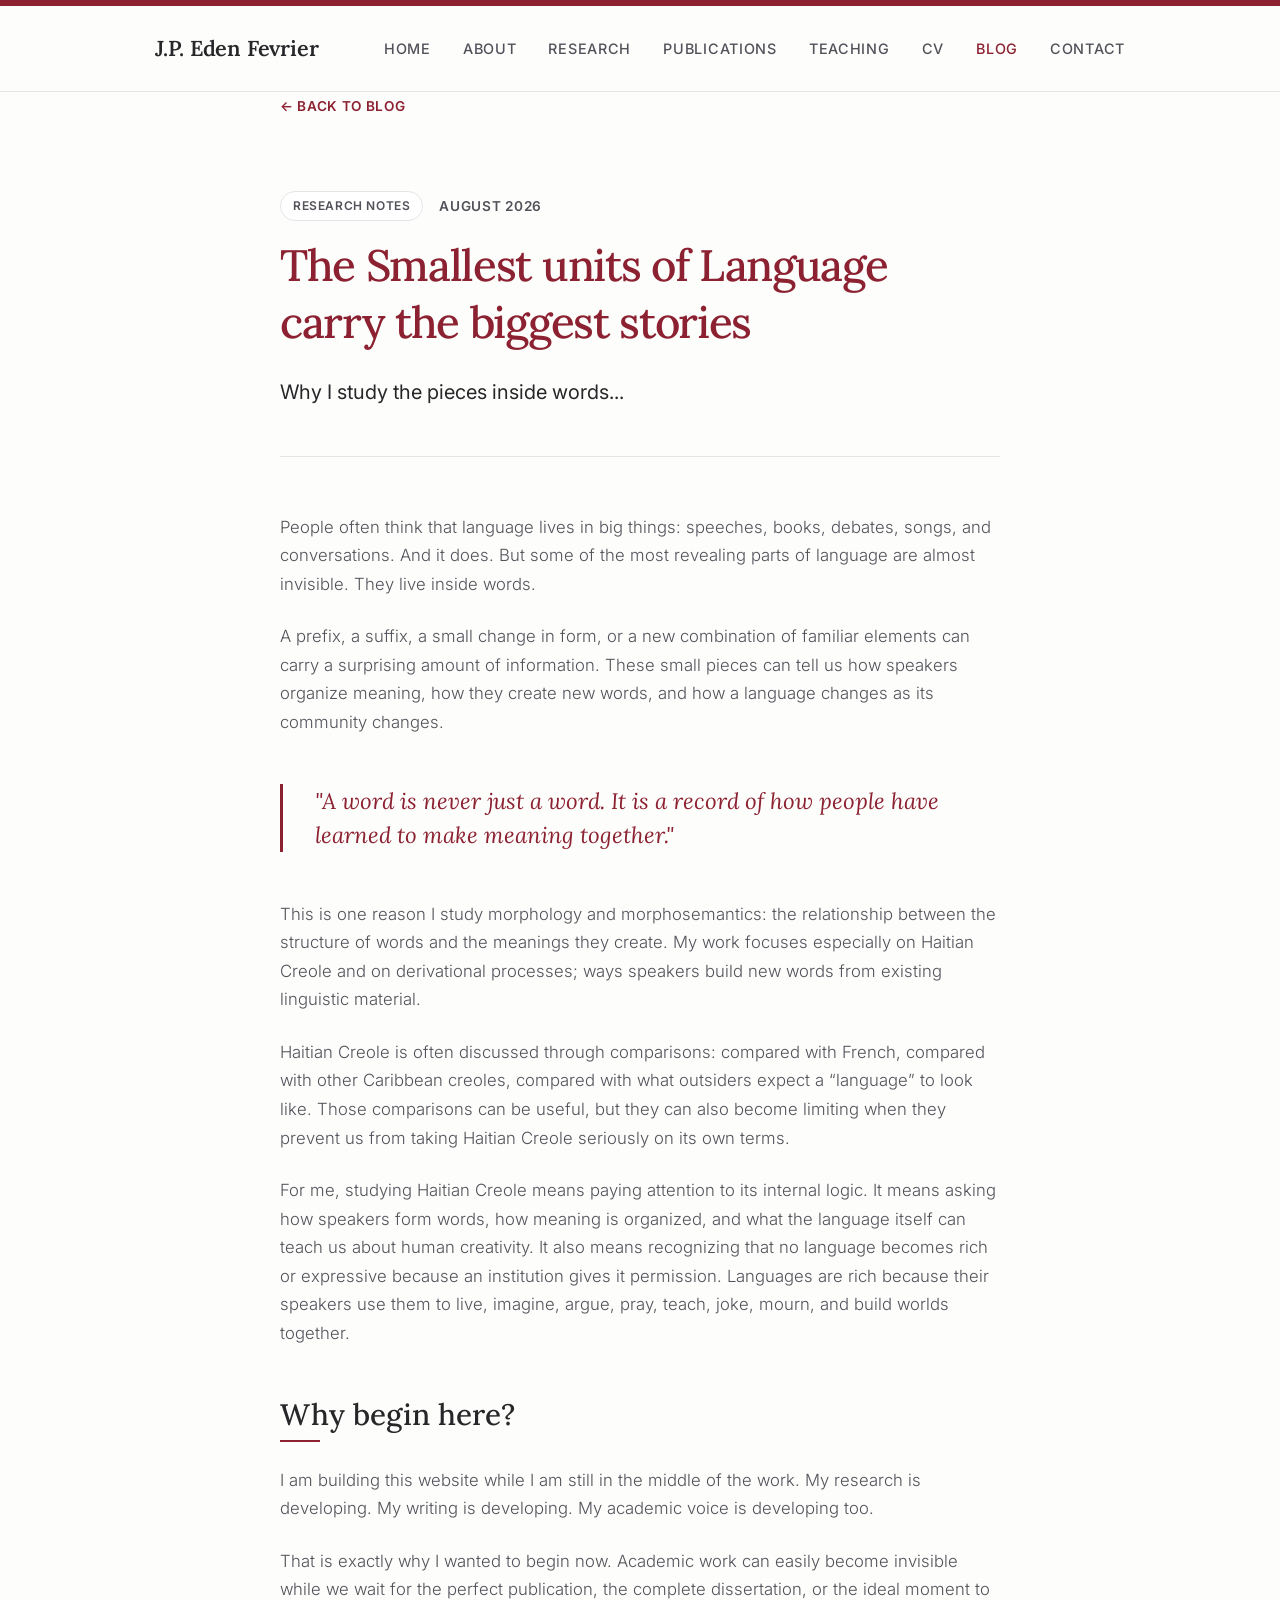
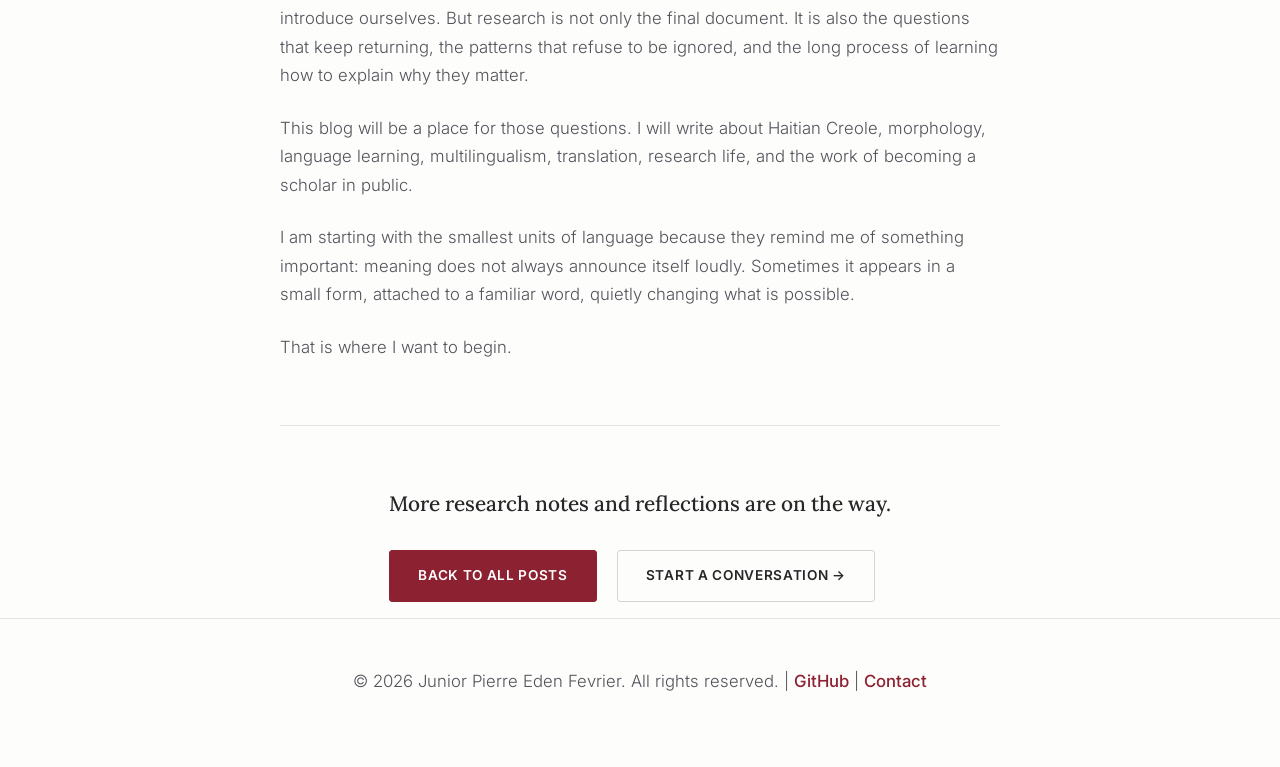
<file: posts/first-post.html>
<!DOCTYPE html>
<html lang="en">
<head>
    <meta charset="UTF-8">
    <meta name="viewport" content="width=device-width, initial-scale=1.0">
    <title>The Smallest units of Language carry the biggest stories | Junior Pierre Eden Fevrier</title>
    <meta name="description" content="Why I study the pieces inside words—and why Haitian Creole deserves to be studied on its own terms.">
    <!-- Links to the main stylesheet in the parent directory -->
    <link rel="stylesheet" href="../styles.css">
</head>
<body>
    <a href="#main-content" class="skip-link">Skip to main content</a>
    
    <header>
        <div class="container header-container">
            <a href="../index.html" class="logo">J.P. Eden Fevrier</a>
            <button class="menu-toggle" aria-label="Toggle navigation" aria-expanded="false">☰</button>
            <nav id="primary-nav">
                <ul>
                    <li><a href="../index.html">Home</a></li>
                    <li><a href="../about.html">About</a></li>
                    <li><a href="../research.html">Research</a></li>
                    <li><a href="../publications.html">Publications</a></li>
                    <li><a href="../teaching.html">Teaching</a></li>
                    <li><a href="../cv.html">CV</a></li>
                    <li><a href="../blog.html" style="color: var(--accent-primary);">Blog</a></li>
                    <li><a href="../contact.html">Contact</a></li>
                </ul>
            </nav>
        </div>
    </header>

    <!-- Constraining the width to 800px makes long-form reading much more comfortable -->
    <main id="main-content" class="container" style="max-width: 800px;">
        
        <div style="margin-bottom: 3rem;">
            <a href="../blog.html" style="font-size: 0.85rem; font-weight: 600; text-transform: uppercase; letter-spacing: 0.05em;">&larr; Back to blog</a>
        </div>

        <header style="margin-bottom: 3.5rem;">
            <div style="margin-bottom: 1rem; display: flex; align-items: center; gap: 1rem;">
                <span class="tag" style="margin: 0;">Research Notes</span>
                <span class="timeline-date" style="margin: 0;">August 2026</span>
            </div>
            
            <h1 style="margin-bottom: 1.5rem; font-size: 2.75rem;">The Smallest units of Language carry the biggest stories</h1>
            
            <p style="font-size: 1.25rem; color: var(--text-main); font-weight: 400; line-height: 1.6;">
                Why I study the pieces inside words...
            </p>
        </header>

        <article class="content">
            <p>
                People often think that language lives in big things: speeches, books, debates, songs, and conversations. And it does. But some of the most revealing parts of language are almost invisible. They live inside words.
            </p>

            <p>
                A prefix, a suffix, a small change in form, or a new combination of familiar elements can carry a surprising amount of information. These small pieces can tell us how speakers organize meaning, how they create new words, and how a language changes as its community changes.
            </p>

            <!-- Editorial pull-quote styling added inline to match the new theme -->
            <blockquote style="border-left: 3px solid var(--accent-primary); margin: 3rem 0; padding-left: 2rem; font-family: var(--font-heading); font-size: 1.4rem; color: var(--accent-primary); font-style: italic; line-height: 1.5;">
                "A word is never just a word. It is a record of how people have learned to make meaning together."
            </blockquote>

            <p>
                This is one reason I study morphology and morphosemantics: the relationship between the structure of words and the meanings they create. My work focuses especially on Haitian Creole and on derivational processes; ways speakers build new words from existing linguistic material.
            </p>

            <p>
                Haitian Creole is often discussed through comparisons: compared with French, compared with other Caribbean creoles, compared with what outsiders expect a “language” to look like. Those comparisons can be useful, but they can also become limiting when they prevent us from taking Haitian Creole seriously on its own terms.
            </p>

            <p>
                For me, studying Haitian Creole means paying attention to its internal logic. It means asking how speakers form words, how meaning is organized, and what the language itself can teach us about human creativity. It also means recognizing that no language becomes rich or expressive because an institution gives it permission. Languages are rich because their speakers use them to live, imagine, argue, pray, teach, joke, mourn, and build worlds together.
            </p>

            <h2>Why begin here?</h2>

            <p>
                I am building this website while I am still in the middle of the work. My research is developing. My writing is developing. My academic voice is developing too.
            </p>

            <p>
                That is exactly why I wanted to begin now. Academic work can easily become invisible while we wait for the perfect publication, the complete dissertation, or the ideal moment to introduce ourselves. But research is not only the final document. It is also the questions that keep returning, the patterns that refuse to be ignored, and the long process of learning how to explain why they matter.
            </p>

            <p>
                This blog will be a place for those questions. I will write about Haitian Creole, morphology, language learning, multilingualism, translation, research life, and the work of becoming a scholar in public.
            </p>

            <p>
                I am starting with the smallest units of language because they remind me of something important: meaning does not always announce itself loudly. Sometimes it appears in a small form, attached to a familiar word, quietly changing what is possible.
            </p>

            <p>
                That is where I want to begin.
            </p>
        </article>

        <hr style="border: 0; height: 1px; background-color: var(--border-light); margin: 4rem 0;">

        <section style="text-align: center;">
            <h3 style="margin-bottom: 2rem;">More research notes and reflections are on the way.</h3>
            <div>
                <a class="btn primary" href="../blog.html">Back to All Posts</a>
                <a class="btn" href="../contact.html">Start a Conversation &rarr;</a>
            </div>
        </section>

    </main>

    <footer>
        <div class="container">
            <p>&copy; 2026 Junior Pierre Eden Fevrier. All rights reserved. | 
               <a href="https://github.com/EdenFevrier" target="_blank" rel="noopener">GitHub</a> | 
               <a href="../contact.html">Contact</a>
            </p>
        </div>
    </footer>

    <!-- Mobile Menu Script -->
    <script>
        const toggle = document.querySelector('.menu-toggle');
        const nav = document.querySelector('#primary-nav');
        toggle.addEventListener('click', () => {
            const isExpanded = toggle.getAttribute('aria-expanded') === 'true';
            toggle.setAttribute('aria-expanded', !isExpanded);
            nav.classList.toggle('active');
        });
    </script>
</body>
</html>
</file>
<file: styles.css>
/* ==========================================================================
   styles.css | Premium Editorial Academic Theme
   ========================================================================== */

@import url('https://fonts.googleapis.com/css2?family=Inter:wght@300;400;500;600&family=Lora:ital,wght@0,400;0,500;0,600;1,400;1,500&display=swap');

:root {
  /* Color Palette */
  --bg-body: #FDFDFB; /* Warm, paper-like off-white */
  --bg-surface: #FFFFFF;
  --text-main: #27272A; /* Slate 800 */
  --text-muted: #52525B; /* Slate 600 */
  --accent-primary: #8C2131; /* Deep Academic Burgundy */
  --accent-hover: #6A1825;
  --border-light: #E4E4E7;
  --border-dark: #D4D4D8;
  
  /* Typography */
  --font-heading: 'Lora', serif;
  --font-body: 'Inter', sans-serif;
  
  /* Layout & Effects */
  --container-width: 1050px;
  --shadow-sm: 0 2px 8px rgba(0,0,0,0.04);
  --shadow-md: 0 12px 24px rgba(39, 39, 42, 0.08);
  --transition: all 0.3s cubic-bezier(0.4, 0, 0.2, 1);
}

* {
  box-sizing: border-box;
  margin: 0;
  padding: 0;
}

body {
  font-family: var(--font-body);
  color: var(--text-main);
  background-color: var(--bg-body);
  line-height: 1.7;
  display: flex;
  flex-direction: column;
  min-height: 100vh;
  border-top: 6px solid var(--accent-primary); /* Distinctive top brand bar */
}

/* ==========================================================================
   Typography
   ========================================================================== */
h1, h2, h3, h4 {
  font-family: var(--font-heading);
  font-weight: 500;
  line-height: 1.3;
  color: var(--text-main);
  margin-bottom: 1rem;
}

h1 { 
  font-size: 3rem; 
  letter-spacing: -0.03em; 
  color: var(--accent-primary);
}

h2 { 
  font-size: 1.85rem; 
  margin-top: 3rem;
  margin-bottom: 1.5rem;
  position: relative;
  padding-bottom: 0.5rem;
}

/* Elegant custom underline for H2s */
h2::after {
  content: '';
  position: absolute;
  left: 0;
  bottom: 0;
  width: 40px;
  height: 2px;
  background-color: var(--accent-primary);
}

h3 { font-size: 1.3rem; }

p, ul, ol { 
  margin-bottom: 1.5rem; 
  color: var(--text-muted); 
  font-size: 1.05rem;
  font-weight: 300;
}

ul, ol { padding-left: 1.5rem; }

a {
  color: var(--accent-primary);
  text-decoration: none;
  transition: var(--transition);
  font-weight: 500;
}

a:hover {
  color: var(--accent-hover);
  text-decoration: underline;
  text-underline-offset: 4px;
}

/* ==========================================================================
   Layout & Components
   ========================================================================== */
.container {
  width: 100%;
  max-width: var(--container-width);
  margin: 0 auto;
  padding: 0 2.5rem;
}

main {
  flex: 1;
  padding: 5rem 0;
}

/* Header & Nav */
header {
  background-color: rgba(253, 253, 251, 0.95);
  backdrop-filter: blur(8px);
  position: sticky;
  top: 0;
  z-index: 10;
  border-bottom: 1px solid var(--border-light);
  padding: 1.5rem 0;
}

.header-container {
  display: flex;
  justify-content: space-between;
  align-items: center;
}

.logo {
  font-family: var(--font-heading);
  font-size: 1.35rem;
  font-weight: 600;
  color: var(--text-main);
  letter-spacing: -0.01em;
}

.logo:hover { text-decoration: none; color: var(--accent-primary); }

nav ul {
  list-style: none;
  display: flex;
  gap: 2rem;
  margin: 0;
  padding: 0;
}

nav a {
  color: var(--text-muted);
  font-size: 0.9rem;
  font-weight: 500;
  text-transform: uppercase;
  letter-spacing: 0.05em;
}

nav a:hover, nav a[style*="color: var(--accent-color)"] {
  color: var(--accent-primary);
  text-decoration: none;
}

.menu-toggle {
  display: none;
  background: none;
  border: none;
  font-size: 1.5rem;
  cursor: pointer;
  color: var(--text-main);
}

/* Buttons */
.btn {
  display: inline-block;
  padding: 0.85rem 1.75rem;
  background-color: transparent;
  color: var(--text-main);
  border: 1px solid var(--border-dark);
  border-radius: 3px;
  font-family: var(--font-body);
  font-size: 0.85rem;
  font-weight: 600;
  text-transform: uppercase;
  letter-spacing: 0.05em;
  margin-right: 1rem;
  margin-bottom: 1rem;
  transition: var(--transition);
}

.btn.primary {
  background-color: var(--accent-primary);
  color: #FFF;
  border-color: var(--accent-primary);
}

.btn:hover {
  background-color: var(--text-main);
  border-color: var(--text-main);
  color: #FFF;
  text-decoration: none;
  transform: translateY(-2px);
  box-shadow: var(--shadow-sm);
}

.btn.primary:hover {
  background-color: var(--accent-hover);
  border-color: var(--accent-hover);
}

/* Cards (Editorial Style) */
.grid-2 { display: grid; grid-template-columns: 1fr 1fr; gap: 2.5rem; }
.grid-4 { display: grid; grid-template-columns: repeat(4, 1fr); gap: 1.5rem; }

.card {
  background: var(--bg-surface);
  border: 1px solid var(--border-light);
  border-left: 3px solid transparent;
  padding: 2rem;
  border-radius: 4px;
  transition: var(--transition);
}

.card:hover {
  border-left-color: var(--accent-primary);
  box-shadow: var(--shadow-md);
  transform: translateY(-4px);
}

.card h3 { margin-bottom: 0.75rem; font-size: 1.2rem; }
.card p { margin-bottom: 0; font-size: 0.95rem; }

/* Timeline (CV) */
.timeline-item {
  margin-bottom: 2.5rem;
  padding-left: 2rem;
  border-left: 1px solid var(--border-dark);
  position: relative;
}

.timeline-item::before {
  content: '';
  position: absolute;
  left: -5px;
  top: 6px;
  width: 9px;
  height: 9px;
  border-radius: 50%;
  background: var(--bg-body);
  border: 2px solid var(--accent-primary);
}

.timeline-date {
  font-family: var(--font-body);
  font-size: 0.85rem;
  color: var(--text-muted);
  text-transform: uppercase;
  letter-spacing: 0.05em;
  font-weight: 600;
  margin-bottom: 0.5rem;
  display: block;
}

/* Tags */
.tag {
  display: inline-block;
  padding: 0.25rem 0.75rem;
  background: var(--bg-surface);
  border: 1px solid var(--border-light);
  border-radius: 20px;
  font-size: 0.75rem;
  font-weight: 600;
  text-transform: uppercase;
  letter-spacing: 0.05em;
  color: var(--text-muted);
  margin-right: 0.5rem;
  margin-bottom: 0.5rem;
}

/* Accessibility */
.skip-link {
  position: absolute;
  top: -40px;
  left: 0;
  background: var(--accent-primary);
  color: white;
  padding: 8px;
  z-index: 100;
}
.skip-link:focus { top: 0; }
:focus-visible {
  outline: 2px dashed var(--accent-primary);
  outline-offset: 4px;
}

/* Footer */
footer {
  border-top: 1px solid var(--border-light);
  padding: 3rem 0;
  text-align: center;
  font-family: var(--font-body);
  font-size: 0.9rem;
  color: var(--text-muted);
}

/* Responsive */
@media (max-width: 1080px) {
  .menu-toggle { display: block; }
  nav {
    display: none;
    width: 100%;
    position: absolute;
    top: 79px;
    left: 0;
    background: rgba(253, 253, 251, 0.98);
    backdrop-filter: blur(8px);
    border-bottom: 1px solid var(--border-light);
    padding: 2rem;
    box-shadow: var(--shadow-sm);
  }
  nav.active { display: block; }
  nav ul {
    flex-direction: column;
    gap: 1.5rem;
    text-align: center;
  }
  .grid-4, .grid-2 { grid-template-columns: 1fr; }
  h1 { font-size: 2.5rem; }
}
</file>
